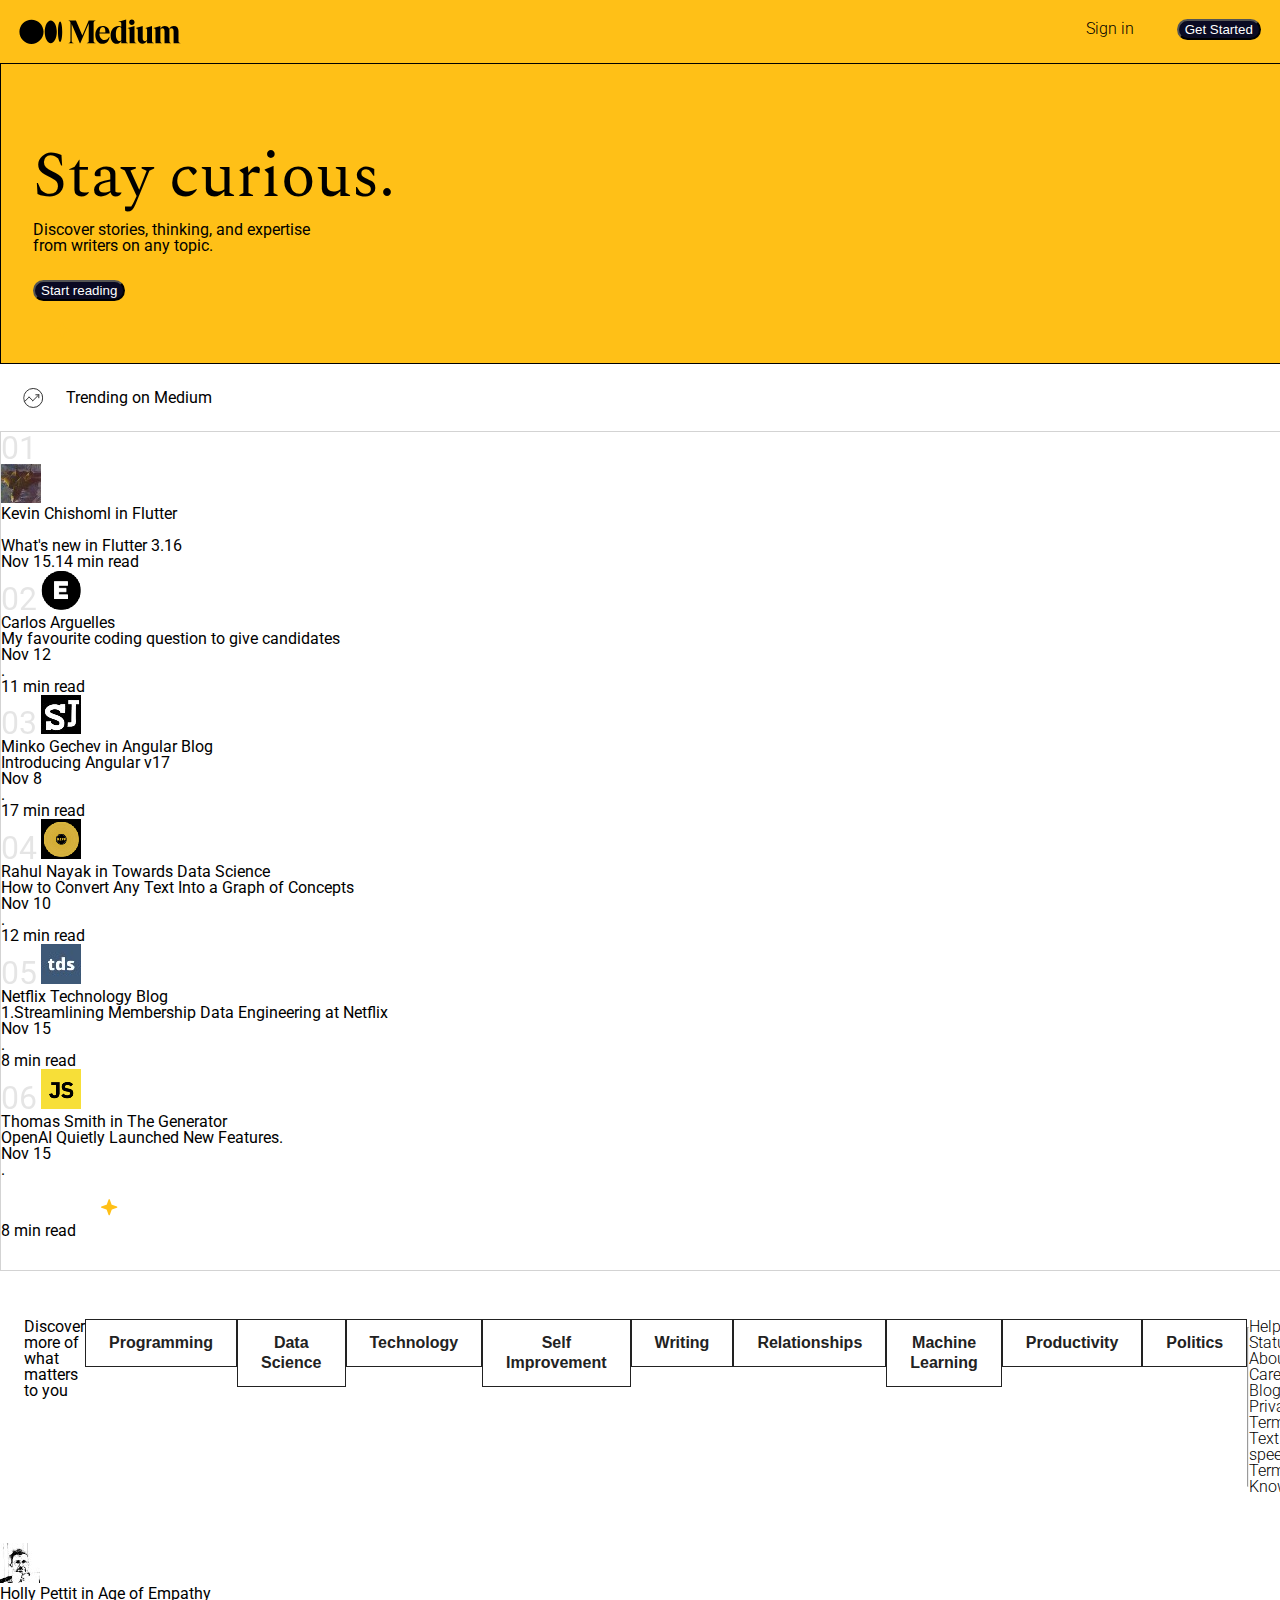
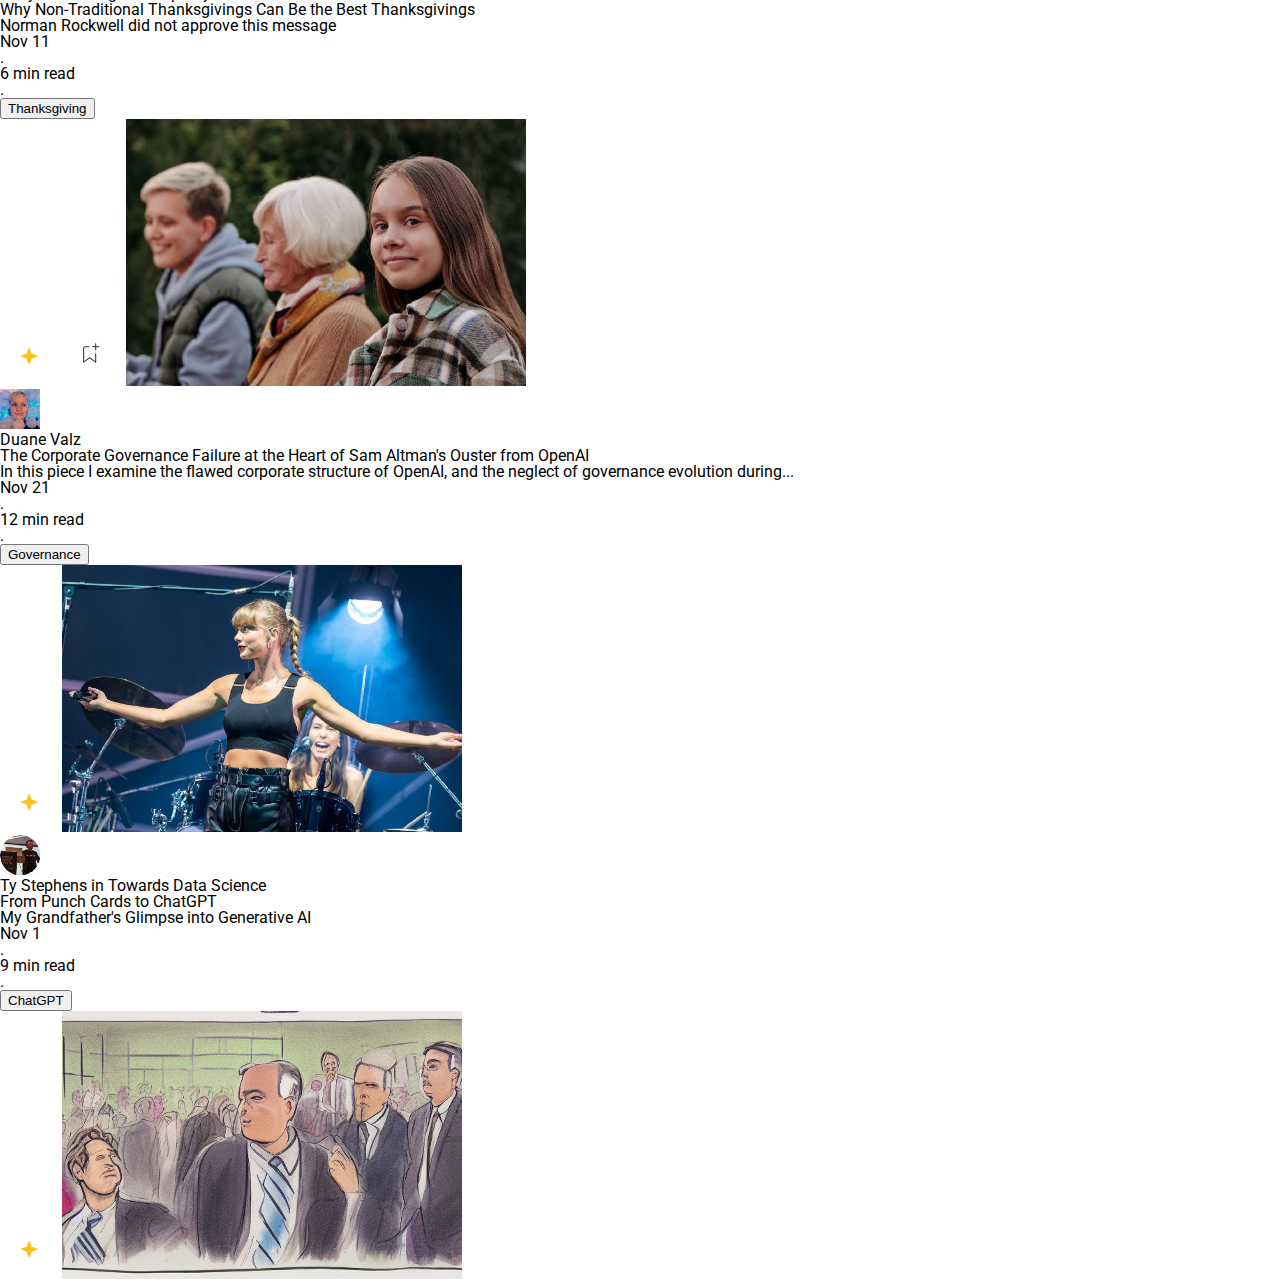
<file: sito.html>
<!DOCTYPE html>
<html lang="en">

<head>
    <meta charset="UTF-8">
    <meta name="viewport" content="width=device-width, initial-scale=1.0">
    <link rel="stylesheet" href="./S5-P-Medium-Clone-Start/assets/css/reset.css">
    <link rel="stylesheet" href="./S5-P-Medium-Clone-Start/assets/css/style.css">
    <link rel="preconnect" href="https://fonts.googleapis.com">
    <link rel="preconnect" href="https://fonts.gstatic.com" crossorigin>
    <link
        href="https://fonts.googleapis.com/css2?family=Shadows+Into+Light&family=Spectral:wght@300;400;500&display=swap"
        rel="stylesheet">
    <link rel="preconnect" href="https://fonts.googleapis.com">
    <link rel="preconnect" href="https://fonts.gstatic.com" crossorigin>
    <link href="https://fonts.googleapis.com/css2?family=Roboto:wght@100;300;400;500&display=swap" rel="stylesheet">
    <button class="button-13" role="button">Button 13</button>
    <title>Medium - where good ideas find you.</title>
</head>

<body>
    <header>
        <nav>
            <svg xmlns='http://www.w3.org/2000/svg' xmlns:xlink='http://www.w3.org/1999/xlink' viewBox="0 0 3940 610"
                height="25">
                <path
                    d="M594.79 308.2c0 163.76-131.85 296.52-294.5 296.52S5.8 472 5.8 308.2 137.65 11.69 300.29 11.69s294.5 132.75 294.5 296.51M917.86 308.2c0 154.16-65.93 279.12-147.25 279.12s-147.25-125-147.25-279.12S689.29 29.08 770.61 29.08s147.25 125 147.25 279.12M1050 308.2c0 138.12-23.19 250.08-51.79 250.08s-51.79-112-51.79-250.08 23.19-250.08 51.8-250.08S1050 170.09 1050 308.2M1862.77 37.4l.82-.18v-6.35h-167.48l-155.51 365.5-155.51-365.5h-180.48v6.35l.81.18c30.57 6.9 46.09 17.19 46.09 54.3v434.45c0 37.11-15.58 47.4-46.15 54.3l-.81.18V587H1327v-6.35l-.81-.18c-30.57-6.9-46.09-17.19-46.09-54.3V116.9L1479.87 587h11.33l205.59-483.21V536.9c-2.62 29.31-18 38.36-45.68 44.61l-.82.19v6.3h213.3v-6.3l-.82-.19c-27.71-6.25-43.46-15.3-46.08-44.61l-.14-445.2h.14c0-37.11 15.52-47.4 46.08-54.3m97.43 287.8c3.49-78.06 31.52-134.4 78.56-135.37 14.51.24 26.68 5 36.14 14.16 20.1 19.51 29.55 60.28 28.09 121.21zm-2.11 22h250v-1.05c-.71-59.69-18-106.12-51.34-138-28.82-27.55-71.49-42.71-116.31-42.71h-1c-23.26 0-51.79 5.64-72.09 15.86-23.11 10.7-43.49 26.7-60.45 47.7-27.3 33.83-43.84 79.55-47.86 130.93-.13 1.54-.24 3.08-.35 4.62s-.18 2.92-.25 4.39a332.64 332.64 0 0 0-.36 21.69C1860.79 507 1923.65 600 2035.3 600c98 0 155.07-71.64 169.3-167.8l-7.19-2.53c-25 51.68-69.9 83-121 79.18-69.76-5.22-123.2-75.95-118.35-161.63m532.69 157.68c-8.2 19.45-25.31 30.15-48.24 30.15s-43.89-15.74-58.78-44.34c-16-30.7-24.42-74.1-24.42-125.51 0-107 33.28-176.21 84.79-176.21 21.57 0 38.55 10.7 46.65 29.37zm165.84 76.28c-30.57-7.23-46.09-18-46.09-57V5.28L2424.77 60v6.7l1.14-.09c25.62-2.07 43 1.47 53.09 10.79 7.9 7.3 11.75 18.5 11.75 34.26v71.14c-18.31-11.69-40.09-17.38-66.52-17.38-53.6 0-102.59 22.57-137.92 63.56-36.83 42.72-56.3 101.1-56.3 168.81C2230 518.72 2289.53 600 2378.13 600c51.83 0 93.53-28.4 112.62-76.3V588h166.65v-6.66zm159.29-505.33c0-37.76-28.47-66.24-66.24-66.24-37.59 0-67 29.1-67 66.24s29.44 66.24 67 66.24c37.77 0 66.24-28.48 66.24-66.24m43.84 505.33c-30.57-7.23-46.09-18-46.09-57h-.13V166.65l-166.66 47.85v6.5l1 .09c36.06 3.21 45.93 15.63 45.93 57.77V588h166.8v-6.66zm427.05 0c-30.57-7.23-46.09-18-46.09-57V166.65L3082 212.92v6.52l.94.1c29.48 3.1 38 16.23 38 58.56v226c-9.83 19.45-28.27 31-50.61 31.78-36.23 0-56.18-24.47-56.18-68.9V166.66l-166.66 47.85V221l1 .09c36.06 3.2 45.94 15.62 45.94 57.77v191.27a214.48 214.48 0 0 0 3.47 39.82l3 13.05c14.11 50.56 51.08 77 109 77 49.06 0 92.06-30.37 111-77.89v66h166.66v-6.66zM3934.2 588v-6.67l-.81-.19c-33.17-7.65-46.09-22.07-46.09-51.43v-243.2c0-75.83-42.59-121.09-113.93-121.09-52 0-95.85 30.05-112.73 76.86-13.41-49.6-52-76.86-109.06-76.86-50.12 0-89.4 26.45-106.25 71.13v-69.87l-166.66 45.89v6.54l1 .09c35.63 3.16 45.93 15.94 45.93 57V588h155.5v-6.66l-.82-.2c-26.46-6.22-35-17.56-35-46.66V255.72c7-16.35 21.11-35.72 49-35.72 34.64 0 52.2 24 52.2 71.28V588h155.54v-6.66l-.82-.2c-26.46-6.22-35-17.56-35-46.66v-248a160.45 160.45 0 0 0-2.2-27.68c7.42-17.77 22.34-38.8 51.37-38.8 35.13 0 52.2 23.31 52.2 71.28V588z">
                </path>
            </svg>
            <ul>
                <div class="nav-links">
                    <li><a href="#">Sign in</a></li>
                    <li><a href="#"><button id="nav-button">Get Started</button></a></li>
                </div>
            </ul>
        </nav>
    </header>
    <main>
        <section class="principale">
            <div>
                <h1>Stay curious.</h1>
                <div class="in-principale">
                    <p>Discover stories, thinking, and expertise <br> from writers on any topic.</p>
                    <a href="#"><button id="btn-principale">Start reading</button></a>
                </div>
            </div>
            <svg xmlns='http://www.w3.org/2000/svg' xmlns:xlink='http://www.w3.org/1999/xlink' width="20" height="20"
                viewBox="0 0 20 20" fill="none">
                <path
                    d="M12.4 12.77l-1.81 4.99a.63.63 0 0 1-1.18 0l-1.8-4.99a.63.63 0 0 0-.38-.37l-4.99-1.81a.62.62 0 0 1 0-1.18l4.99-1.8a.63.63 0 0 0 .37-.38l1.81-4.99a.63.63 0 0 1 1.18 0l1.8 4.99a.63.63 0 0 0 .38.37l4.99 1.81a.63.63 0 0 1 0 1.18l-4.99 1.8a.63.63 0 0 0-.37.38z"
                    fill="#FFC017"></path>
            </svg>
        </section>
            <div id="trend">
                <svg xmlns='http://www.w3.org/2000/svg' xmlns:xlink='http://www.w3.org/1999/xlink' width="28"
                    height="29" viewBox="0 0 28 29" fill="none" class="ih y">
                    <path fill="#fff" d="M0 .8h28v28H0z"></path>
                    <g opacity="0.8" clip-path="url(#trending_svg__clip0)">
                        <path fill="#fff" d="M4 4.8h20v20H4z"></path>
                        <circle cx="14" cy="14.79" r="9.5" stroke="#000"></circle>
                        <path
                            d="M5.46 18.36l4.47-4.48M9.97 13.87l3.67 3.66M13.67 17.53l5.1-5.09M16.62 11.6h3M19.62 11.6v3"
                            stroke="#000" stroke-linecap="round"></path>
                    </g>
                    <defs>
                        <clipPath id="trending_svg__clip0">
                            <path fill="#fff" transform="translate(4 4.8)" d="M0 0h20v20H0z"></path>
                        </clipPath>
                    </defs>
                </svg>
                <h3>Trending on Medium</h3>
            </div>
            <section class="raccolta">
                <div class="articolo">
                    <span class="numeri-trasp">01</span>
                    <div class="subtitle">
                        <img src="./S5-P-Medium-Clone-Start/assets/imgs/image01.jpeg" alt="img1">
                        <p>Kevin Chishoml in Flutter</p><br>
                    </div>
                    <h2>What's new in Flutter 3.16</h2>
                    <div class="commento">
                        <p>Nov 15</p><span>.</span>
                        <p>14 min read</p>
                    </div>
                </div>
                <div>
                    <span class="numeri-trasp">02</span>
                    <img src="./S5-P-Medium-Clone-Start/assets/imgs/image02.png" alt="img2">
                    <p>Carlos Arguelles</p>
                    <h2>My favourite coding question to give candidates</h2>
                    <p>Nov 12</p><span>.</span>
                    <p>11 min read</p>
                </div>
                <div>
                    <span class="numeri-trasp">03</span>
                    <img src="./S5-P-Medium-Clone-Start/assets/imgs/image03.jpeg" alt="img3">
                    <p>Minko Gechev in Angular Blog</p>
                    <h2>Introducing Angular v17</h2>
                    <p>Nov 8</p><span>.</span>
                    <p>17 min read</p>
                </div>
                <div>
                    <span class="numeri-trasp">04</span>
                    <img src="./S5-P-Medium-Clone-Start/assets/imgs/image04.png" alt="img4">
                    <p>Rahul Nayak in Towards Data Science</p>
                    <h2>How to Convert Any Text Into a Graph of Concepts</h2>
                    <p>Nov 10</p><span>.</span>
                    <p>12 min read</p>
                </div>
                <div>
                    <span class="numeri-trasp">05</span>
                    <img src="./S5-P-Medium-Clone-Start/assets/imgs/image05.jpeg" alt="img5">
                    <p>Netflix Technology Blog</p>
                    <h2>1.Streamlining Membership Data Engineering at Netflix</h2>
                    <p>Nov 15</p><span>.</span>
                    <p>8 min read</p>
                </div>
                <span class="numeri-trasp">06</span>
                <img src="./S5-P-Medium-Clone-Start/assets/imgs/image06.png" alt="img6">
                <p>Thomas Smith in The Generator</p>
                <h2>OpenAI Quietly Launched New Features.</h2>
                <p>Nov 15</p><span>.</span>
                <p>8 min read <svg xmlns='http://www.w3.org/2000/svg' xmlns:xlink='http://www.w3.org/1999/xlink'
                        width="20" height="20" viewBox="0 0 20 20" fill="none">
                        <path
                            d="M12.4 12.77l-1.81 4.99a.63.63 0 0 1-1.18 0l-1.8-4.99a.63.63 0 0 0-.38-.37l-4.99-1.81a.62.62 0 0 1 0-1.18l4.99-1.8a.63.63 0 0 0 .37-.38l1.81-4.99a.63.63 0 0 1 1.18 0l1.8 4.99a.63.63 0 0 0 .38.37l4.99 1.81a.63.63 0 0 1 0 1.18l-4.99 1.8a.63.63 0 0 0-.37.38z"
                            fill="#FFC017"></path>
                    </svg></p>
                </div>
            </section>
    </main>
    <aside>
        <div>
            <section>
                <div class="scopri">
                    <h4>Discover more of what matters to you</h4>
                    <a href="#"><button class="button-13">Programming</button></a>
                    <a href="#"><button class="button-13">Data Science</button></a>
                    <a href="#"><button class="button-13">Technology</button></a>
                    <a href="#"><button class="button-13">Self Improvement</button></a>
                    <a href="#"><button class="button-13">Writing</button></a>
                    <a href="#"><button class="button-13">Relationships</button></a>
                    <a href="#"><button class="button-13">Machine Learning</button></a>
                    <a href="#"><button class="button-13">Productivity</button></a>
                    <a href="#"><button class="button-13">Politics</button></a>
                    <hr>
                <div class="">
                    <a href="#">Help</a>
                    <a href="#">Status</a>
                    <a href="#">About</a>
                    <a href="#">Careers</a>
                    <a href="#">Blog</a>
                    <a href="#">Privacy</a>
                    <a href="#">Terms</a>
                    <a href="#">Text to speech</a>
                    <a href="#">Terms</a>
                    <a href="#">Knowable</a>
                </div>
            </section>
    </aside>
    <img src="./S5-P-Medium-Clone-Start/assets/imgs/image07.jpeg" alt="img7">
    <p>Holly Pettit in Age of Empathy</p>
    <h2>Why Non-Traditional Thanksgivings Can Be the Best Thanksgivings</h2>
    <p>Norman Rockwell did not approve this message</p>
    <p>Nov 11</p><span>.</span>
    <p>6 min read</p><span>.</span><a href="#"><button>Thanksgiving</button></a><svg xmlns='http://www.w3.org/2000/svg'
        xmlns:xlink='http://www.w3.org/1999/xlink' width="20" height="20" viewBox="0 0 20 20" fill="none">
        <path
            d="M12.4 12.77l-1.81 4.99a.63.63 0 0 1-1.18 0l-1.8-4.99a.63.63 0 0 0-.38-.37l-4.99-1.81a.62.62 0 0 1 0-1.18l4.99-1.8a.63.63 0 0 0 .37-.38l1.81-4.99a.63.63 0 0 1 1.18 0l1.8 4.99a.63.63 0 0 0 .38.37l4.99 1.81a.63.63 0 0 1 0 1.18l-4.99 1.8a.63.63 0 0 0-.37.38z"
            fill="#FFC017"></path>
    </svg><svg xmlns='http://www.w3.org/2000/svg' xmlns:xlink='http://www.w3.org/1999/xlink' width="25" height="25"
        viewBox="0 0 25 25" fill="none" class="ma">
        <path
            d="M18 2.5a.5.5 0 0 1 1 0V5h2.5a.5.5 0 0 1 0 1H19v2.5a.5.5 0 1 1-1 0V6h-2.5a.5.5 0 0 1 0-1H18V2.5zM7 7a1 1 0 0 1 1-1h3.5a.5.5 0 0 0 0-1H8a2 2 0 0 0-2 2v14a.5.5 0 0 0 .8.4l5.7-4.4 5.7 4.4a.5.5 0 0 0 .8-.4v-8.5a.5.5 0 0 0-1 0v7.48l-5.2-4a.5.5 0 0 0-.6 0l-5.2 4V7z"
            fill="#292929"></path>
    </svg>
    <img src="./S5-P-Medium-Clone-Start/assets/imgs/image08.jpeg" alt="img08">
    </div>
    <div>
        <img src="./S5-P-Medium-Clone-Start/assets/imgs/image09.jpeg" alt="img9">
        <p>Duane Valz</p>
        <h2>The Corporate Governance Failure at the Heart of Sam Altman's Ouster from OpenAI</h2>
        <p>In this piece I examine the flawed corporate structure of OpenAI, and the neglect of governance
            evolution during...</p>
        <p>Nov 21</p><span>.</span>
        <p>12 min read</p><span>.</span><a href="#"><button>Governance</button></a><svg
            xmlns='http://www.w3.org/2000/svg' xmlns:xlink='http://www.w3.org/1999/xlink' width="20" height="20"
            viewBox="0 0 20 20" fill="none">
            <path
                d="M12.4 12.77l-1.81 4.99a.63.63 0 0 1-1.18 0l-1.8-4.99a.63.63 0 0 0-.38-.37l-4.99-1.81a.62.62 0 0 1 0-1.18l4.99-1.8a.63.63 0 0 0 .37-.38l1.81-4.99a.63.63 0 0 1 1.18 0l1.8 4.99a.63.63 0 0 0 .38.37l4.99 1.81a.63.63 0 0 1 0 1.18l-4.99 1.8a.63.63 0 0 0-.37.38z"
                fill="#FFC017"></path>
        </svg>
        <img src="./S5-P-Medium-Clone-Start/assets/imgs/image10.jpeg" alt="img10">
    </div>
    <div>
        <img src="./S5-P-Medium-Clone-Start/assets/imgs/image11.jpeg" alt="img11">
        <p>Ty Stephens in Towards Data Science</p>
        <h2>From Punch Cards to ChatGPT</h2>
        <p>My Grandfather's Glimpse into Generative AI</p>
        <p>Nov 1</p><span>.</span>
        <p>9 min read</p><span>.</span><a href="#"><button>ChatGPT</button></a><svg xmlns='http://www.w3.org/2000/svg'
            xmlns:xlink='http://www.w3.org/1999/xlink' width="20" height="20" viewBox="0 0 20 20" fill="none">
            <path
                d="M12.4 12.77l-1.81 4.99a.63.63 0 0 1-1.18 0l-1.8-4.99a.63.63 0 0 0-.38-.37l-4.99-1.81a.62.62 0 0 1 0-1.18l4.99-1.8a.63.63 0 0 0 .37-.38l1.81-4.99a.63.63 0 0 1 1.18 0l1.8 4.99a.63.63 0 0 0 .38.37l4.99 1.81a.63.63 0 0 1 0 1.18l-4.99 1.8a.63.63 0 0 0-.37.38z"
                fill="#FFC017"></path>
        </svg>
        <img src="./S5-P-Medium-Clone-Start/assets/imgs/image12.png" alt="img12">
    </div>
</body>

</html>
</file>
<file: S5-P-Medium-Clone-Start/assets/css/style.css>
body {
    font-family: 'Roboto', sans-serif;
}
header{
    top: 0;
    border-bottom: 1px;
    border-style: solid;
    width: 100%;
    position: fixed;
    overflow: hidden;
}
header li, svg {
    list-style: none;
    display: inline-block;
    padding: 1.2em;
}
nav {
    background-color: #FFC017;
    display: flex;
    justify-content: space-between;
    justify-items: center;
}
.nav-links, a {
    font-weight: 300;
    text-decoration: none;
    color: black;
    display: flex;
    justify-content: space-between;
    justify-items: center;
    display: block;
}
#nav-button {
    background-color:#0a0a23;
    color: #fff;
    border-radius: 70px;
}
.principale {
    border: 1px;
    border-style: solid;
    background-color: #FFC017;
    padding: 6em 2em 0em 2em;
    width: 100%;
}
.in-principale{
    font-size: 1em;
}
#btn-principale {
    margin-top: 2em;
    background-color:#0a0a23;
    color: #fff;
    border-radius: 70px;
}
h1 {
    font-family: 'Spectral', serif;
    font-size: 4em;
    padding-bottom: 0.2em;
}
.articoli {
    border-bottom: 1px #0a0a23;
    border-style: solid;
    display: flex;
    flex: wrap;
}
.articolo {
    display: flex;
    flex-direction: column;
}
#trend {
    padding: 0px;
    display: flex;
    align-items: center;
}
.numeri-trasp{
    opacity: 0.1;
    font-size: 2rem;
}
.commento{
    display: flex;
    flex: wrap;
}
.raccolta{
    border: 1px;
    border-style: solid;
    border-color: lightgray;
    width: 100%;
    padding-bottom: 30px;
}
.scopri{
    padding: 3em 1.5em;
    display: flex;
    flex: ;
}
.button-13{
    display: inline-block;
    outline: none;
    cursor: pointer;
    font-size: 16px;
    line-height: 20px;
    font-weight: 600;
    padding: 13px 23px;
    border: 1px solid #222222;
    background: #fff;
    color: #222222;
}
hr{
    color: gray;
}
</file>
